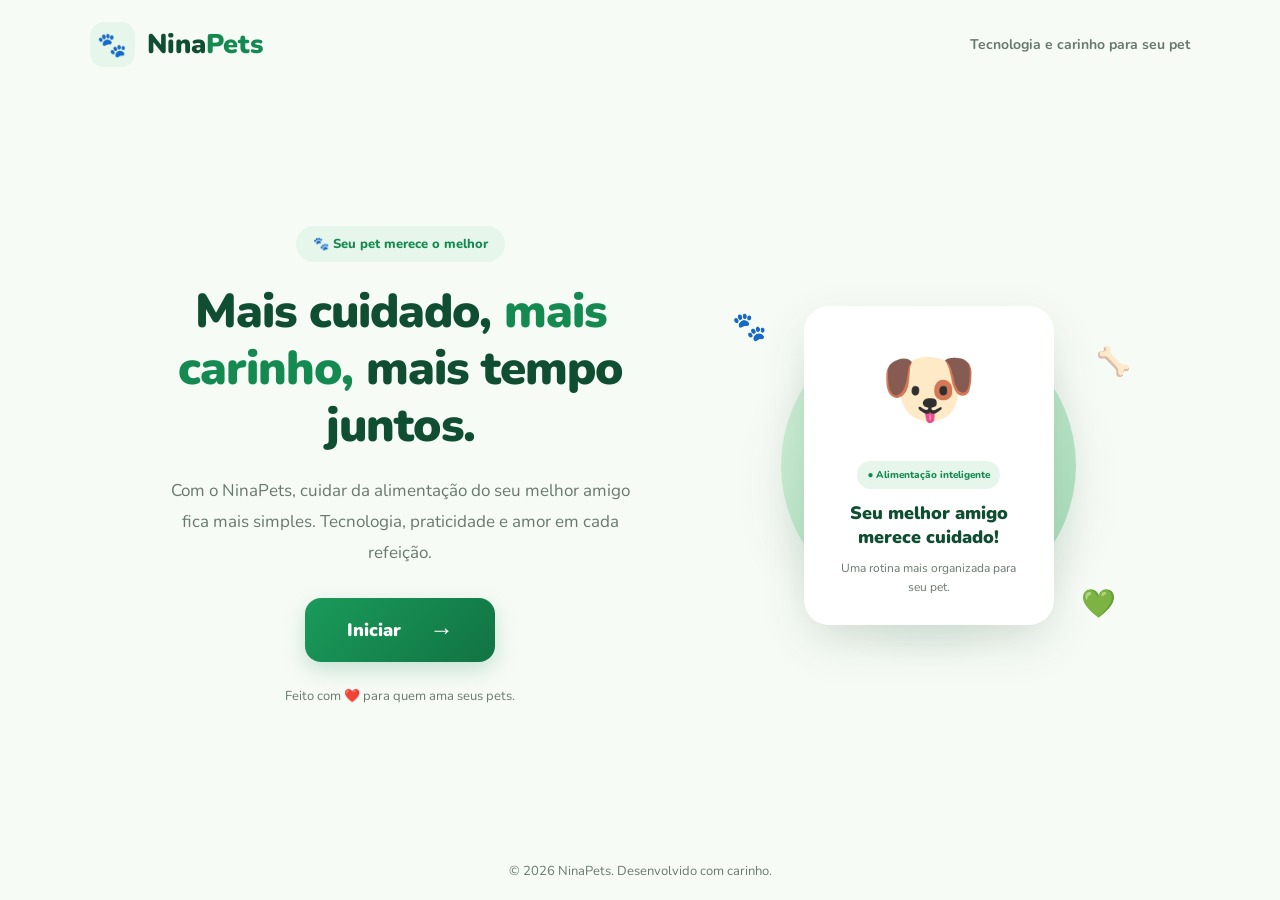
<file: index.html>
<!DOCTYPE html>
<html lang="pt-BR">

<head>
    <meta charset="UTF-8">
    <meta name="viewport" content="width=device-width, initial-scale=1.0">

    <title>NinaPets</title>

    <meta
        http-equiv="refresh"
        content="0; url=./telas/inicio.html"
    >

    <link rel="stylesheet" href="estilos/experiencia.css">
</head>

<body>
    <p>
        Redirecionando para o NinaPets...
        <a href="./telas/inicio.html">Clique aqui</a>
    </p>
    
<script src="scripts/transicoes.js" defer></script>
</body>

</html>
</file>
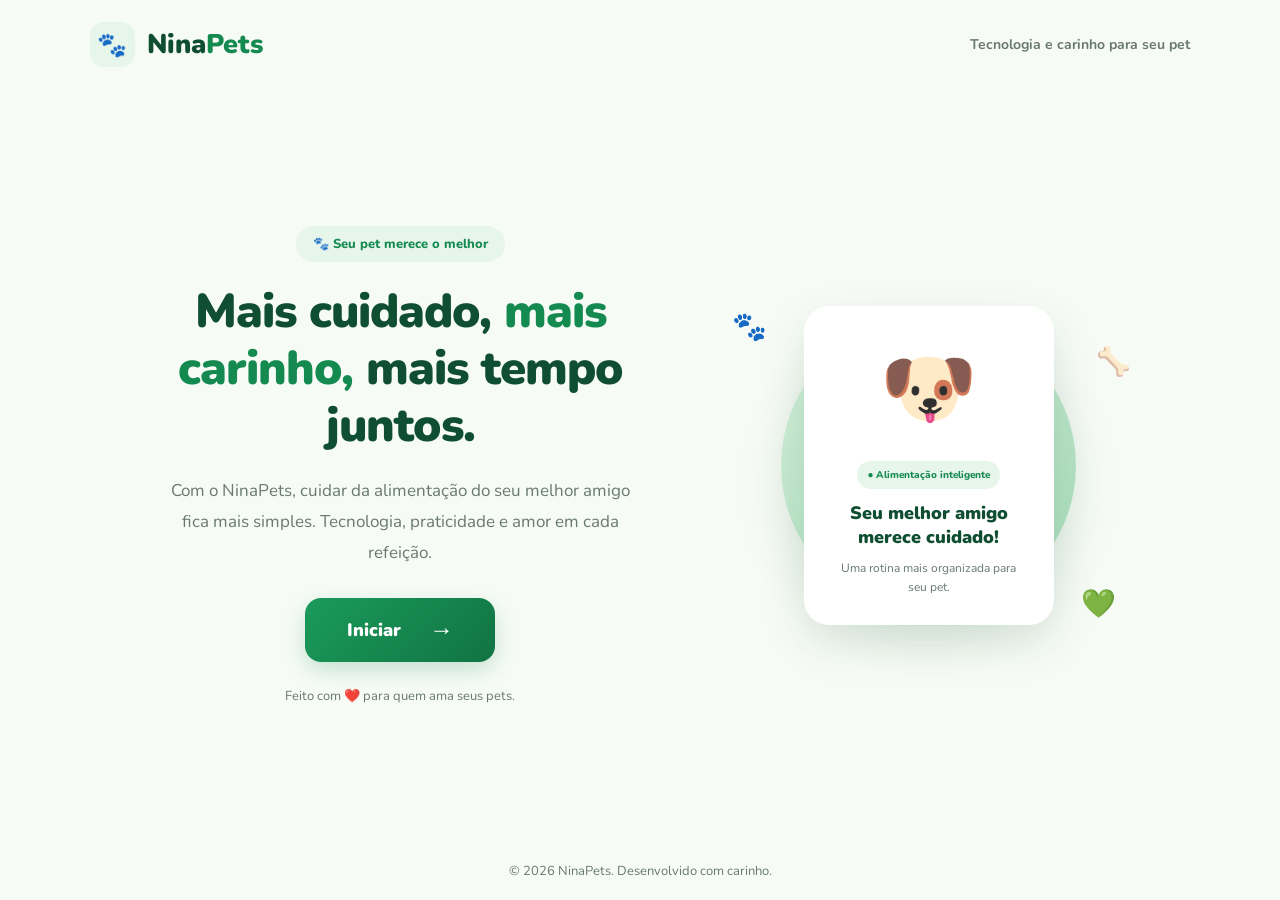
<file: telas/inicio.html>
<!DOCTYPE html>
<html lang="pt-BR">

<head>
    <meta charset="UTF-8">
    <meta name="viewport" content="width=device-width, initial-scale=1.0">

    <title>NinaPets | Início</title>

    <link rel="stylesheet" href="../estilos/inicio.css">
    <link rel="stylesheet" href="../estilos/experiencia.css">
</head>

<body>

    <header class="cabecalho">

        <a href="inicio.html" class="marca">
            <span class="marca-icone">🐾</span>
            <span>Nina<span class="destaque">Pets</span></span>
        </a>

        <span class="cabecalho-texto">
            Tecnologia e carinho para seu pet
        </span>

    </header>

    <main class="principal">

        <section class="conteudo">

            <div class="selo">
                🐾 Seu pet merece o melhor
            </div>

            <h1>
                Mais cuidado,
                <span>mais carinho,</span>
                mais tempo juntos.
            </h1>

            <p class="descricao">
                Com o NinaPets, cuidar da alimentação
                do seu melhor amigo fica mais simples.
                Tecnologia, praticidade e amor em
                cada refeição.
            </p>

            <div class="acoes">

                <a href="login.html" class="btn-iniciar">
                    Iniciar
                    <span>→</span>
                </a>

            </div>

            <p class="mensagem">
                Feito com ❤️ para quem ama seus pets.
            </p>

        </section>

        <section class="ilustracao">

            <div class="circulo-fundo"></div>

            <div class="pet-card">

                <div class="pet-emoji">
                    🐶
                </div>

                <div class="pet-informacao">

                    <span class="status">
                        ● Alimentação inteligente
                    </span>

                    <h2>
                        Seu melhor amigo merece cuidado!
                    </h2>

                    <p>
                        Uma rotina mais organizada
                        para seu pet.
                    </p>

                </div>

            </div>

            <div class="detalhe detalhe-um">🐾</div>
            <div class="detalhe detalhe-dois">🦴</div>
            <div class="detalhe detalhe-tres">💚</div>

        </section>

    </main>

    <footer class="rodape">
        <p>© 2026 NinaPets. Desenvolvido com carinho.</p>
    </footer>

    <script src="../scripts/transicoes.js" defer></script>
<script src="../scripts/inicio.js" defer></script>

    
</body>
</html>
</file>
<file: estilos/experiencia.css>
/* NinaPets — camada visual compartilhada */
:root{--np-ink:#24372e;--np-muted:#718078;--np-green:#477b58;--np-green-dark:#315e42;--np-mint:#eaf4e9;--np-cream:#fffaf1;--np-peach:#ffe8d9;--np-line:#e6eee4;--np-shadow:0 18px 50px rgba(45,77,54,.10}
html{scroll-behavior:smooth}
body{background:linear-gradient(135deg,#f8fbf6 0%,#fffaf4 55%,#f5faf3 100%);color:var(--np-ink)}
body:before{content:"";position:fixed;inset:0;pointer-events:none;opacity:.22;z-index:-1;background-image:radial-gradient(#b9d5b6 1px,transparent 1px);background-size:24px 24px}
.marca{transition:transform .25s ease,opacity .25s ease;text-decoration:none}
.marca:hover{transform:translateY(-2px);opacity:.92}
.marca-icone{display:inline-grid;place-items:center;filter:drop-shadow(0 4px 5px #477b5820)}
.cabecalho,.topbar{backdrop-filter:blur(14px);background:rgba(255,255,255,.82)!important;border-bottom:1px solid rgba(220,235,219,.85)!important}
.login-card,.formulario-card,.pet-card,.painel-card{border:1px solid rgba(220,235,219,.9)!important;box-shadow:var(--np-shadow)!important;border-radius:26px!important}
input,select,textarea{transition:border-color .2s ease,box-shadow .2s ease,background .2s ease}
input:focus,select:focus,textarea:focus{outline:none!important;border-color:#78a982!important;box-shadow:0 0 0 4px #78a98225!important}
button,.btn-iniciar,.botao-principal{transition:transform .2s ease,box-shadow .2s ease,filter .2s ease}
button:hover,.btn-iniciar:hover,.botao-principal:hover{transform:translateY(-2px);filter:saturate(1.06)}
button:active,.btn-iniciar:active,.botao-principal:active{transform:translateY(0) scale(.985)}
.menu-paginas{position:sticky;top:0;z-index:20;display:flex;justify-content:center;gap:8px;flex-wrap:wrap;padding:12px 18px!important;background:rgba(255,255,255,.86)!important;backdrop-filter:blur(16px);border-bottom:1px solid var(--np-line)!important}
.menu-paginas a{border-radius:999px!important;padding:11px 17px!important;text-decoration:none!important;transition:background .2s ease,color .2s ease,transform .2s ease}
.menu-paginas a:hover{transform:translateY(-2px);background:#edf6ec!important}
.menu-paginas a[aria-current="page"],.menu-paginas a.ativo{background:var(--np-green)!important;color:white!important}
.container{animation:np-enter .55s cubic-bezier(.2,.75,.25,1) both}
.boas-vindas{border-radius:28px!important;overflow:hidden;box-shadow:0 14px 40px #477b5815}
.pet-ilustracao{animation:np-float 4s ease-in-out infinite;filter:drop-shadow(0 10px 10px #477b5820)}
.btn-sair{border-radius:999px!important}
.aviso-demo{border-radius:16px!important}
.np-loader{position:fixed;inset:0;z-index:99999;display:grid;place-items:center;background:linear-gradient(135deg,#f8fbf6,#fff7ed);opacity:1;visibility:visible;transition:opacity .32s ease,visibility .32s ease}
.np-loader.oculto{opacity:0;visibility:hidden;pointer-events:none}
.np-loader-card{text-align:center;padding:28px 36px;border:1px solid #e2eee0;background:#ffffffd9;border-radius:28px;box-shadow:0 20px 60px #315e4218;min-width:190px}
.np-loader-paw{font-size:42px;display:block;animation:np-paw 1.05s ease-in-out infinite}
.np-loader-brand{font-size:22px;font-weight:800;color:var(--np-green);margin-top:8px}
.np-loader-text{font-size:13px;color:var(--np-muted);margin-top:7px}
.np-loader-dots{display:flex;justify-content:center;gap:5px;margin-top:13px}
.np-loader-dots i{width:6px;height:6px;border-radius:50%;background:#8eb994;animation:np-dot .9s infinite alternate}
.np-loader-dots i:nth-child(2){animation-delay:.18s}.np-loader-dots i:nth-child(3){animation-delay:.36s}
.np-page-out{animation:np-exit .22s ease both}
@keyframes np-enter{from{opacity:0;transform:translateY(10px)}to{opacity:1;transform:translateY(0)}}
@keyframes np-exit{to{opacity:0;transform:translateY(-5px)}}
body.np-page-in{animation:np-enter .55s cubic-bezier(.2,.75,.25,1) both}
@keyframes np-float{0%,100%{transform:translateY(0)}50%{transform:translateY(-7px)}}
@keyframes np-paw{0%,100%{transform:translateY(0) rotate(-8deg)}50%{transform:translateY(-7px) rotate(8deg)}}
@keyframes np-dot{from{opacity:.3;transform:translateY(0)}to{opacity:1;transform:translateY(-4px)}}
@media(prefers-reduced-motion:reduce){*,*:before,*:after{animation-duration:.01ms!important;animation-iteration-count:1!important;scroll-behavior:auto!important;transition-duration:.01ms!important}}
@media(max-width:600px){.menu-paginas{justify-content:flex-start;overflow-x:auto;flex-wrap:nowrap}.menu-paginas a{white-space:nowrap;font-size:13px}.np-loader-card{padding:24px}}


/* Conteúdo específico de cada tela: cada rota mostra somente sua área. */
.page-heading{max-width:1180px;margin:26px auto 18px;padding:0 22px;animation:np-enter .45s ease both}
.page-heading .eyebrow{display:inline-block;margin-bottom:8px;color:var(--np-green);font-size:.76rem;font-weight:800;letter-spacing:.12em}
.page-heading h1{margin:0 0 8px;color:var(--np-ink);font-size:clamp(1.65rem,3vw,2.35rem);line-height:1.15}
.page-heading p{margin:0;color:var(--np-muted);line-height:1.6}
body[data-page="perfil"] .resumo-grid,
body[data-page="perfil"] .calculo-card,
body[data-page="perfil"] .conteudo-grid,
body[data-page="perfil"] .historico-card{display:none!important}
body[data-page="painel"] .lista-perfis-card,
body[data-page="painel"] .perfil-card,
body[data-page="painel"] .agenda-card,
body[data-page="painel"] .historico-card{display:none!important}
body[data-page="agenda"] .boas-vindas,
body[data-page="agenda"] .aviso-demo,
body[data-page="agenda"] .lista-perfis-card,
body[data-page="agenda"] .perfil-card,
body[data-page="agenda"] .resumo-grid,
body[data-page="agenda"] .calculo-card,
body[data-page="agenda"] .manual-card,
body[data-page="agenda"] .historico-card{display:none!important}
body[data-page="agenda"] .conteudo-grid{display:block!important}
body[data-page="agenda"] .agenda-card{display:block!important}
body[data-page="historico"] .boas-vindas,
body[data-page="historico"] .aviso-demo,
body[data-page="historico"] .lista-perfis-card,
body[data-page="historico"] .perfil-card,
body[data-page="historico"] .resumo-grid,
body[data-page="historico"] .calculo-card,
body[data-page="historico"] .conteudo-grid{display:none!important}
body[data-page="historico"] .historico-card{display:block!important}
.menu-paginas a:focus-visible{outline:3px solid #91bd96;outline-offset:3px}
.np-page-out{pointer-events:none}
@media(max-width:700px){.page-heading{margin:18px auto 12px;padding:0 16px}.menu-paginas{scrollbar-width:thin}}
body[data-page="painel"] .conteudo-grid{display:block!important}
body[data-page="painel"] .manual-card{display:block!important}


/* Carregamento em tela cheia — NinaPets */
.np-loader{position:fixed!important;inset:0!important;width:100vw!important;height:100vh!important;height:100dvh!important;z-index:2147483647!important;display:flex!important;align-items:center!important;justify-content:center!important;overflow:hidden!important;padding:28px 22px!important;box-sizing:border-box!important;background:radial-gradient(circle at 15% 16%,#fff8d9 0,transparent 35%),radial-gradient(circle at 85% 85%,#d2f0da 0,transparent 42%),linear-gradient(145deg,#f8fff7,#e5f5e9 60%,#fef9ec)!important;opacity:1;visibility:visible;transition:opacity .42s ease,visibility .42s ease}
.np-loader.oculto{opacity:0!important;visibility:hidden!important;pointer-events:none!important}
.np-loader-content{position:relative;text-align:center;width:min(100%,500px);padding:20px 12px;z-index:1;animation:np-loader-arrive .65s ease both}
.np-loader-mascots{display:flex;justify-content:center;align-items:center;gap:16px;margin-bottom:16px;filter:drop-shadow(0 12px 12px #427d5020)}
.np-loader-dog,.np-loader-cat{font-size:clamp(66px,14vw,110px);display:inline-block;animation:np-mascot-bob 1.7s ease-in-out infinite}
.np-loader-cat{animation-delay:.4s}.np-loader-heart{font-size:32px;color:#f19b9b;animation:np-heart-beat 1.25s ease-in-out infinite}
.np-loader-brand{font-size:clamp(34px,7vw,51px);font-weight:900;letter-spacing:-2px;color:#35764b;line-height:1.15}
.np-loader-brand span:first-child{color:#71b788}.np-loader-brand-paw{font-size:24px;margin-left:7px;vertical-align:middle;letter-spacing:0}
.np-loader-title{font-size:clamp(20px,4.5vw,27px)!important;line-height:1.3!important;color:#305d40!important;margin:20px 0 10px!important;font-weight:800!important}
.np-loader-text{color:#60836b!important;font-size:clamp(14px,3vw,16px)!important;line-height:1.6!important;margin:0 auto 25px!important;max-width:380px}
.np-loader-progress{height:12px;width:min(100%,360px);margin:0 auto;border-radius:999px;background:#d4e9d7;overflow:hidden;box-shadow:inset 0 2px 4px #3a6e4520}
.np-loader-progress-fill{height:100%;width:0%;border-radius:999px;background:linear-gradient(90deg,#8dcfa1,#50a974,#a4dbab);box-shadow:0 0 12px #73bd8a80}
.np-loader-footnote{font-size:13px;color:#638a70;margin-top:17px;font-weight:700;letter-spacing:.02em}.np-loader-mini-paw{display:inline-block;animation:np-mascot-bob 1s infinite}
.np-loader-spark{position:absolute;font-size:60px;color:#a5d7ac;opacity:.5;animation:np-spark 4s ease-in-out infinite}.np-spark-one{top:12%;left:13%}.np-spark-two{bottom:17%;right:12%;animation-delay:1.2s}
body.np-loading{overflow:hidden!important}
@keyframes np-loader-arrive{from{opacity:0;transform:translateY(20px) scale(.97)}to{opacity:1;transform:translateY(0) scale(1)}}
@keyframes np-mascot-bob{0%,100%{transform:translateY(0) rotate(-3deg)}50%{transform:translateY(-12px) rotate(3deg)}}
@keyframes np-heart-beat{0%,100%{transform:scale(1)}45%{transform:scale(1.2)}}
@keyframes np-spark{0%,100%{transform:translateY(0) rotate(0)}50%{transform:translateY(-22px) rotate(20deg)}}
@media(max-width:480px){.np-loader-mascots{gap:8px}.np-loader-content{padding:10px 4px}.np-loader-spark{font-size:40px}}
@media(prefers-reduced-motion:reduce){.np-loader *, .np-loader *::before,.np-loader *::after{animation:none!important}.np-loader{transition:none!important}}
</file>
<file: estilos/inicio.css>
@import url('https://fonts.googleapis.com/css2?family=Nunito:wght@400;500;600;700;800;900&display=swap');

:root {
    --verde: #158a50;
    --verde-escuro: #104e32;
    --verde-claro: #e7f6eb;
    --texto: #22382c;
    --cinza: #68796e;
    --fundo: #f7fbf6;
}

* {
    margin: 0;
    padding: 0;
    box-sizing: border-box;
}

body {
    font-family: 'Nunito', sans-serif;
    background: var(--fundo);
    color: var(--texto);
    min-height: 100vh;
    display: flex;
    flex-direction: column;
    overflow-x: hidden;
}

/* =========================
   CABEÇALHO
========================= */

.cabecalho {
    width: 100%;
    padding: 22px 7%;
    display: flex;
    align-items: center;
    justify-content: space-between;
}

.marca {
    display: flex;
    align-items: center;
    gap: 12px;
    text-decoration: none;
    color: var(--verde-escuro);
    font-size: 27px;
    font-weight: 900;
}

.marca-icone {
    background: var(--verde-claro);
    width: 45px;
    height: 45px;
    display: flex;
    align-items: center;
    justify-content: center;
    border-radius: 14px;
    font-size: 24px;
}

.destaque {
    color: var(--verde);
}

.cabecalho-texto {
    font-size: 14px;
    color: var(--cinza);
    font-weight: 700;
}

/* =========================
   CONTEÚDO PRINCIPAL
========================= */

.principal {
    width: 100%;
    max-width: 1150px;
    margin: auto;
    padding: 35px 5%;

    display: grid;
    grid-template-columns: 1.1fr 0.9fr;
    align-items: center;
    justify-content: center;
    gap: 35px;
}

/* TEXTOS CENTRALIZADOS */

.conteudo {
    display: flex;
    flex-direction: column;
    align-items: center;
    justify-content: center;
    text-align: center;

    animation: aparecer 0.9s ease both;
}

.selo {
    display: inline-block;
    background: var(--verde-claro);
    color: var(--verde);
    padding: 9px 17px;
    border-radius: 30px;
    font-size: 13px;
    font-weight: 800;
    margin-bottom: 22px;
}

h1 {
    font-size: clamp(34px, 3.7vw, 49px);
    font-weight: 900;
    line-height: 1.2;
    letter-spacing: -1px;
    color: var(--verde-escuro);
    margin-bottom: 22px;
}

h1 span {
    color: var(--verde);
}

.descricao {
    max-width: 470px;
    font-size: 17px;
    line-height: 1.8;
    color: var(--cinza);
    margin-bottom: 30px;
    text-align: center;
}

.acoes {
    display: flex;
    justify-content: center;
    align-items: center;
    width: 100%;
}

/* =========================
   BOTÃO ANIMADO
========================= */

.btn-iniciar {
    position: relative;
    overflow: hidden;

    display: inline-flex;
    align-items: center;
    justify-content: center;
    gap: 28px;

    min-width: 190px;
    padding: 16px 32px;

    background: linear-gradient(
        135deg,
        #1a9b5b,
        #117343
    );

    color: white;
    border-radius: 16px;

    font-family: inherit;
    font-size: 18px;
    font-weight: 900;
    text-decoration: none;

    box-shadow: 0 8px 22px rgba(21, 138, 80, 0.22);

    transition:
        transform 0.3s ease,
        box-shadow 0.3s ease,
        background 0.3s ease;
}

/* EFEITO DE BRILHO */

.btn-iniciar::before {
    content: "";
    position: absolute;
    top: 0;
    left: -120%;
    width: 70%;
    height: 100%;

    background: linear-gradient(
        90deg,
        transparent,
        rgba(255, 255, 255, 0.32),
        transparent
    );

    transform: skewX(-25deg);
    transition: left 0.55s ease;
}

/* AO PASSAR O MOUSE */

.btn-iniciar:hover {
    transform: translateY(-5px) scale(1.05);
    box-shadow: 0 16px 32px rgba(21, 138, 80, 0.30);

    background: linear-gradient(
        135deg,
        #20ae67,
        #13804c
    );
}

.btn-iniciar:hover::before {
    left: 150%;
}

/* ANIMAÇÃO DA SETA */

.btn-iniciar span {
    font-size: 24px;
    transition: transform 0.3s ease;
}

.btn-iniciar:hover span {
    transform: translateX(7px);
}

/* AO CLICAR */

.btn-iniciar:active {
    transform: scale(0.93);
    box-shadow: 0 3px 10px rgba(21, 138, 80, 0.20);
    transition-duration: 0.1s;
}

/* ACESSIBILIDADE */

.btn-iniciar:focus-visible {
    outline: 3px solid var(--verde-escuro);
    outline-offset: 5px;
}

.mensagem {
    margin-top: 25px;
    font-size: 13px;
    color: var(--cinza);
}

/* =========================
   ILUSTRAÇÃO MENOR
========================= */

.ilustracao {
    min-height: 355px;

    display: flex;
    align-items: center;
    justify-content: center;

    position: relative;
}

/* CÍRCULO DE FUNDO */

.circulo-fundo {
    position: absolute;

    width: 295px;
    height: 295px;

    border-radius: 50%;

    background: linear-gradient(
        145deg,
        #d5f1db,
        #a6dbb8
    );

    box-shadow: 0 20px 50px rgba(30, 100, 58, 0.10);
}

/* CARTÃO DO PET */

.pet-card {
    position: relative;
    z-index: 2;

    width: 250px;
    padding: 20px;

    border-radius: 25px;
    background: white;

    box-shadow: 0 18px 45px rgba(18, 80, 42, 0.13);

    text-align: center;

    animation: flutuar 4s ease-in-out infinite;
}

.pet-emoji {
    font-size: 78px;
    padding: 10px 0;
}

.pet-informacao {
    padding: 8px;
}

.status {
    display: inline-block;

    background: var(--verde-claro);
    color: var(--verde);

    padding: 7px 10px;
    border-radius: 20px;

    font-size: 10px;
    font-weight: 800;

    margin-bottom: 12px;
}

.pet-informacao h2 {
    font-size: 18px;
    font-weight: 900;
    color: var(--verde-escuro);
    margin-bottom: 10px;
}

.pet-informacao p {
    font-size: 12px;
    line-height: 1.6;
    color: var(--cinza);
}

/* ELEMENTOS DECORATIVOS */

.detalhe {
    position: absolute;
    z-index: 3;
    font-size: 28px;
    animation: flutuar 5s ease-in-out infinite;
}

.detalhe-um {
    top: 20px;
    left: 25px;
}

.detalhe-dois {
    top: 55px;
    right: 20px;
}

.detalhe-tres {
    bottom: 20px;
    right: 35px;
}

/* =========================
   RODAPÉ
========================= */

.rodape {
    padding: 20px;
    text-align: center;
    color: var(--cinza);
    font-size: 13px;
}

/* =========================
   ANIMAÇÕES
========================= */

@keyframes aparecer {
    from {
        opacity: 0;
        transform: translateY(25px);
    }

    to {
        opacity: 1;
        transform: translateY(0);
    }
}

@keyframes flutuar {
    0%, 100% {
        transform: translateY(0);
    }

    50% {
        transform: translateY(-10px);
    }
}

/* =========================
   RESPONSIVIDADE
========================= */

@media (max-width: 900px) {

    .principal {
        grid-template-columns: 1fr;
        gap: 20px;
        text-align: center;
        padding-top: 30px;
    }

    .conteudo {
        width: 100%;
    }

    .ilustracao {
        min-height: 330px;
    }

    .cabecalho-texto {
        display: none;
    }
}

@media (max-width: 480px) {

    .cabecalho {
        padding: 18px 6%;
    }

    .principal {
        padding: 25px 6%;
    }

    h1 {
        font-size: 35px;
    }

    .descricao {
        font-size: 15px;
    }

    .btn-iniciar {
        min-width: 200px;
    }

    .ilustracao {
        min-height: 280px;
    }

    .circulo-fundo {
        width: 240px;
        height: 240px;
    }

    .pet-card {
        width: 205px;
        padding: 14px;
    }

    .pet-emoji {
        font-size: 60px;
    }

    .pet-informacao h2 {
        font-size: 16px;
    }

    .detalhe {
        font-size: 22px;
    }
}

@media (prefers-reduced-motion: reduce) {
    *, *::before, *::after {
        animation: none !important;
        transition: none !important;
    }
}
</file>
